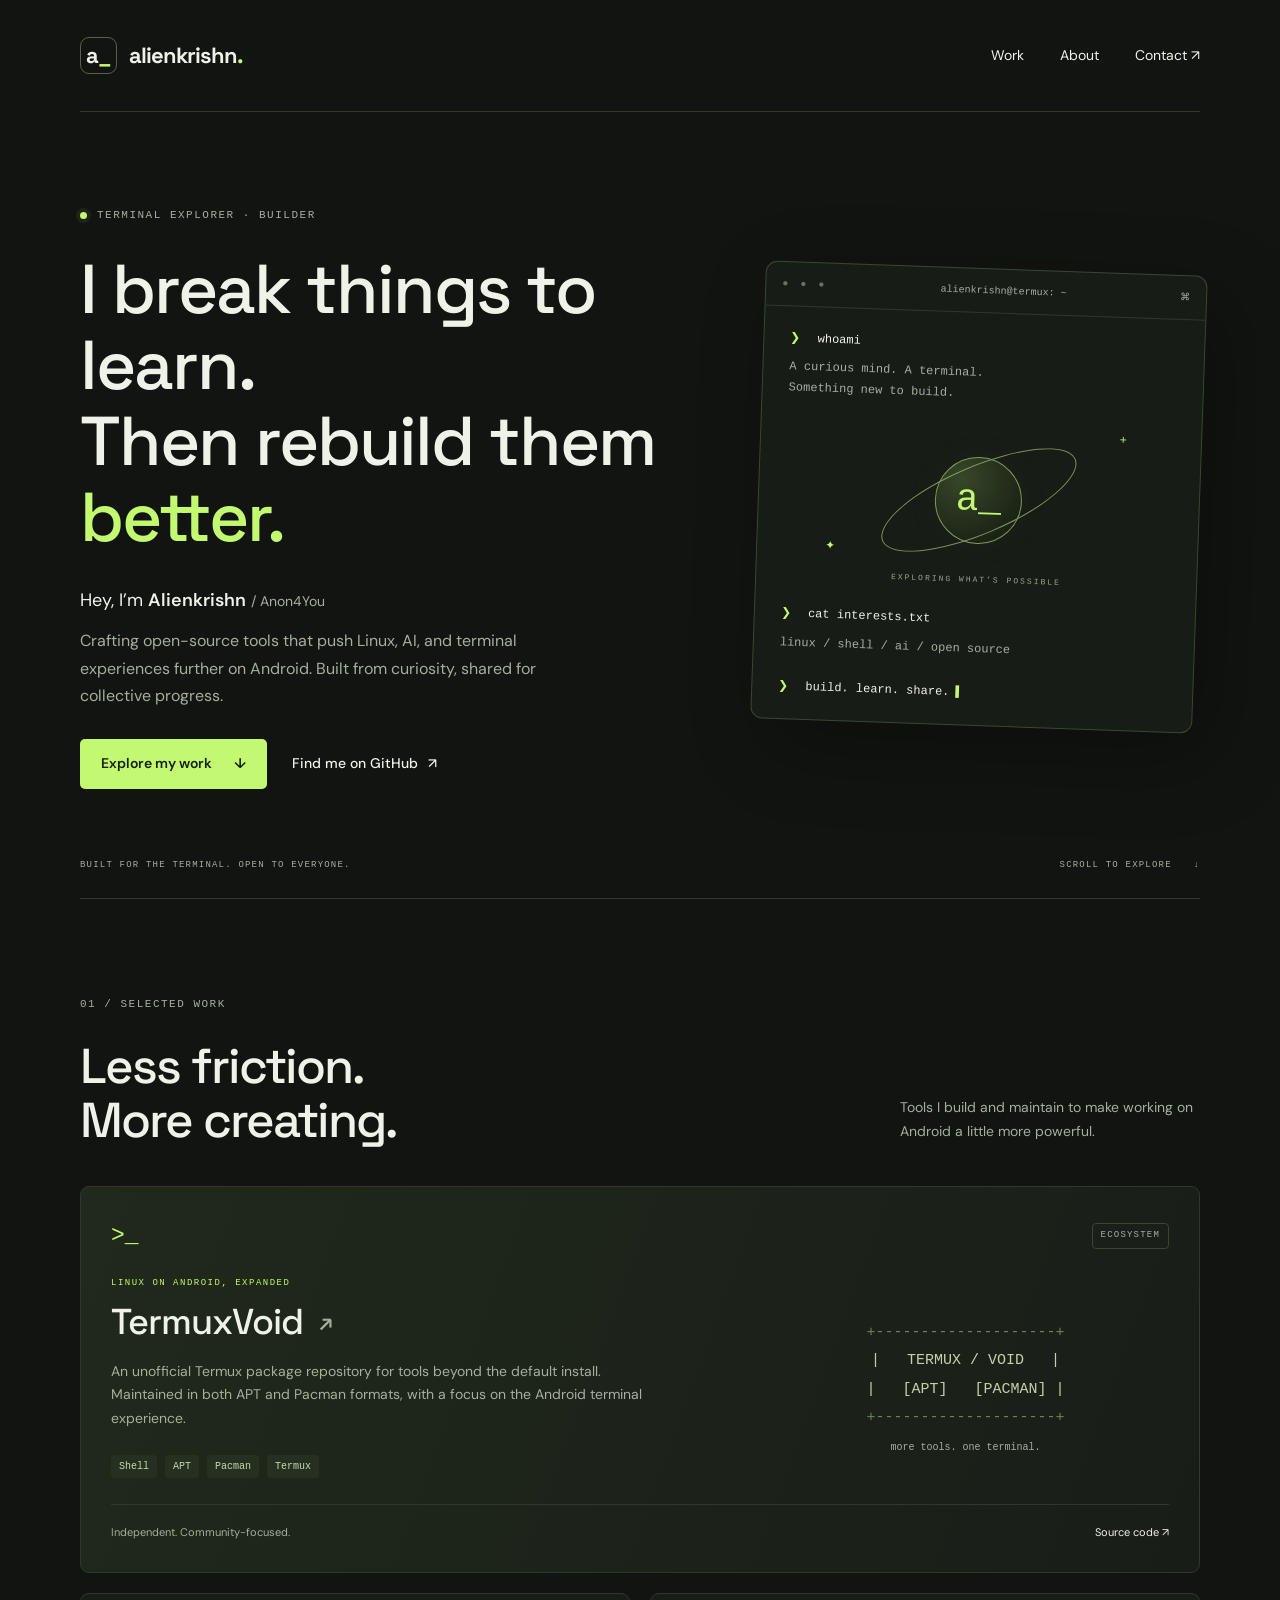
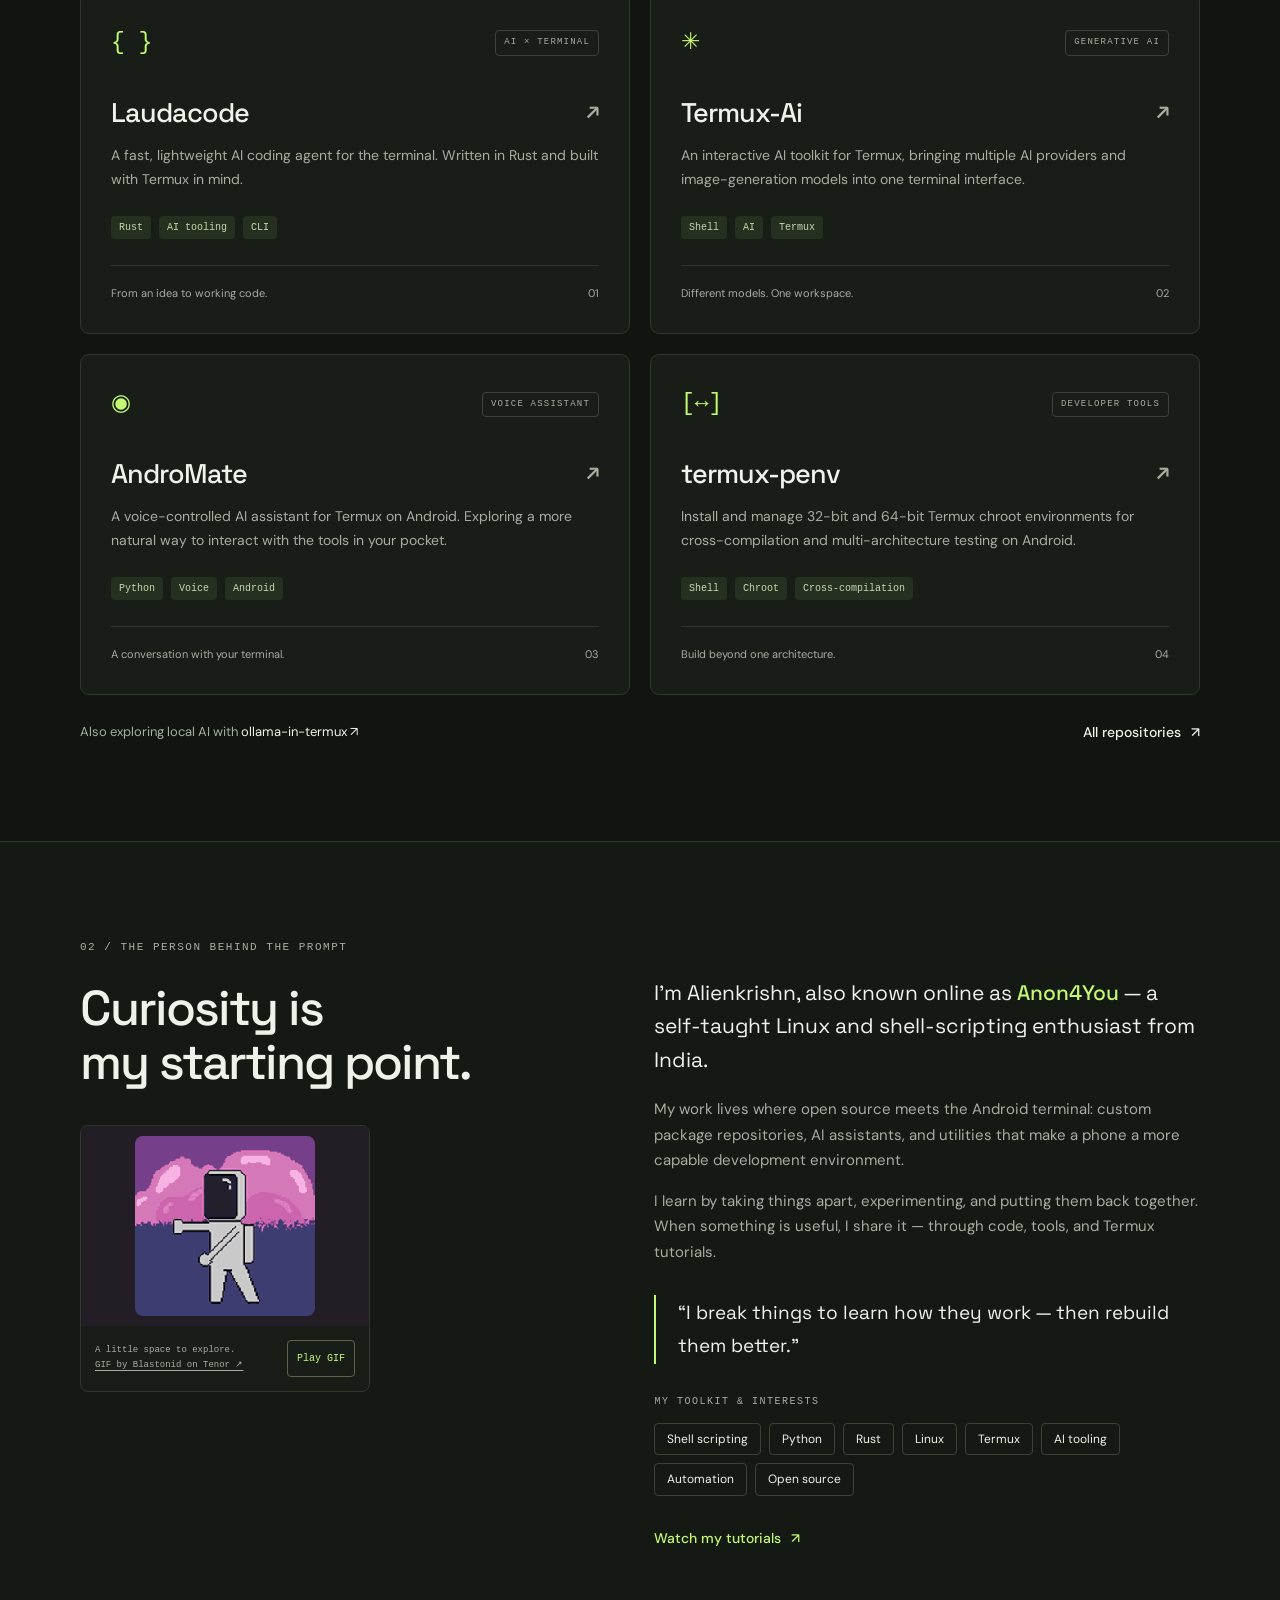
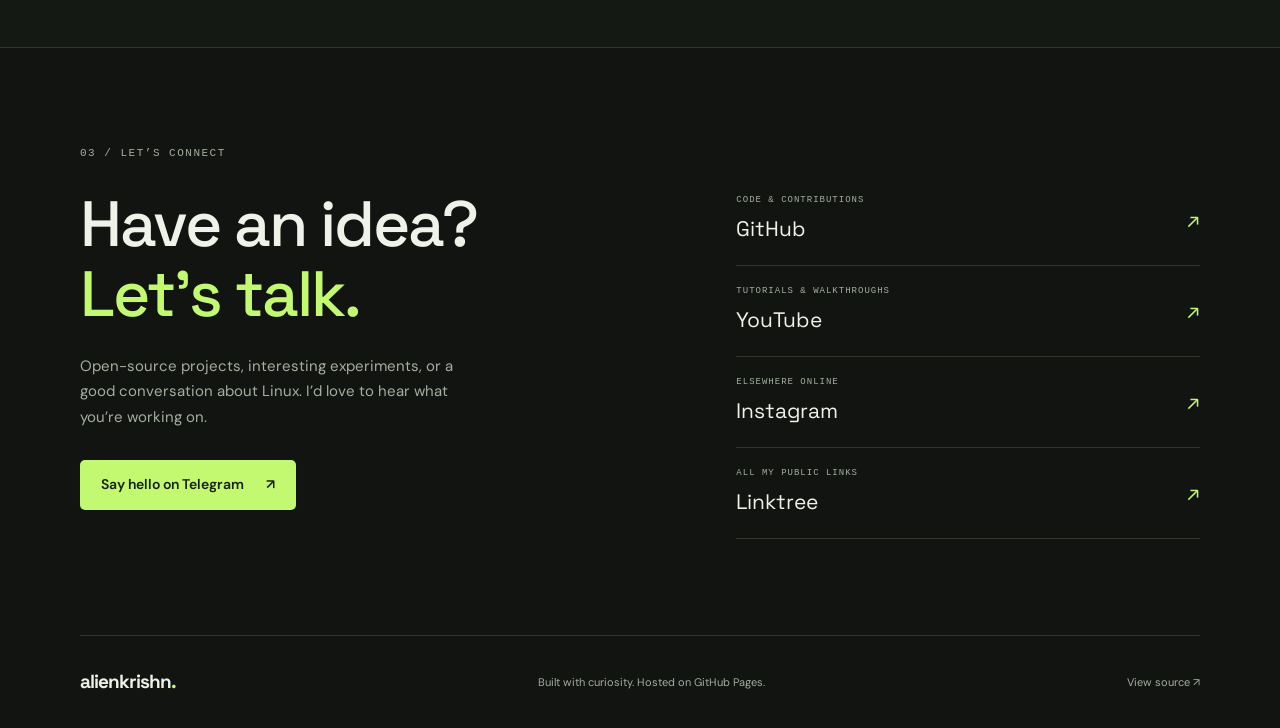
<file: index.html>
<!doctype html>
<html lang="en">
<head>
  <meta charset="utf-8">
  <meta name="viewport" content="width=device-width, initial-scale=1">
  <meta name="theme-color" content="#111411">
  <meta name="description" content="Alienkrishn — open-source developer building terminal tools, AI assistants, and better Linux experiences on Android. Explore projects and get in touch.">
  <meta property="og:title" content="Alienkrishn — Built for the terminal. Open to everyone.">
  <meta property="og:description" content="Open-source projects, AI tooling, and Linux on Android. The work of Alienkrishn / Anon4You.">
  <meta property="og:type" content="website">
  <meta property="og:url" content="https://anon4you.github.io/">
  <meta property="og:image" content="https://anon4you.github.io/assets/og-cover.png">
  <meta property="og:image:width" content="1200">
  <meta property="og:image:height" content="630">
  <meta property="og:image:alt" content="Preview of the Alienkrishn portfolio: dark terminal-style hero reading “Small screen. Big possibilities.”">
  <meta name="twitter:card" content="summary_large_image">
  <meta name="twitter:title" content="Alienkrishn — Open-source developer">
  <meta name="twitter:description" content="Open-source projects, AI tooling, and Linux on Android. The work of Alienkrishn / Anon4You.">
  <meta name="twitter:image" content="https://anon4you.github.io/assets/og-cover.png">
  <title>Alienkrishn — Open-source developer</title>
  <link rel="canonical" href="https://anon4you.github.io/">
  <link rel="icon" href="assets/favicon.svg" type="image/svg+xml">
  <link rel="preconnect" href="https://fonts.googleapis.com">
  <link rel="preconnect" href="https://fonts.gstatic.com" crossorigin>
  <link href="https://fonts.googleapis.com/css2?family=DM+Sans:wght@400;500;600;700&amp;family=Space+Grotesk:wght@400;500;600;700&amp;display=swap" rel="stylesheet">
  <link rel="stylesheet" href="style.css">
  <script src="script.js" defer></script>
</head>
<body>
  <a class="skip-link" href="#main">Skip to content</a>
  <header class="site-header wrap">
    <a class="brand" href="#home" aria-label="Alienkrishn home"><span class="brand-mark" aria-hidden="true">a<span>_</span></span> alienkrishn<span class="brand-dot">.</span></a>
    <nav aria-label="Main navigation">
      <a href="#work">Work</a><a href="#about">About</a><a href="#contact">Contact <span aria-hidden="true">↗</span></a>
    </nav>
  </header>

  <main id="main">
<section class="hero wrap" id="home" aria-labelledby="hero-title">
  <div class="hero-copy">
    <p class="eyebrow"><span class="status-dot" aria-hidden="true"></span> TERMINAL EXPLORER · BUILDER</p>
    <h1 id="hero-title">I break things to learn.<br>Then rebuild them <span class="accent">better.</span></h1>
    <p class="hero-intro">Hey, I’m <strong>Alienkrishn</strong> <span class="muted">/ Anon4You</span></p>
    <p class="hero-description">Crafting open-source tools that push Linux, AI, and terminal experiences further on Android. Built from curiosity, shared for collective progress.</p>
    <div class="actions"><a class="button primary" href="#work">Explore my work <span aria-hidden="true">↓</span></a><a class="text-link" href="https://github.com/Anon4You">Find me on GitHub <span aria-hidden="true">↗</span></a></div>
  </div>
      <div class="terminal" role="group" aria-label="A little introduction, terminal style">
        <div class="terminal-bar"><span class="terminal-dots" aria-hidden="true">● ● ●</span><span>alienkrishn@termux: ~</span><span aria-hidden="true">⌘</span></div>
        <div class="terminal-body">
          <p><span class="prompt">❯</span> whoami</p>
          <p class="terminal-answer">A curious mind. A terminal.<br>Something new to build.</p>
          <div class="orbit" aria-hidden="true"><span class="orbit-ring"></span><span class="orbit-planet">a_</span><span class="orbit-star star-one">+</span><span class="orbit-star star-two">✦</span><span class="orbit-label">EXPLORING WHAT’S POSSIBLE</span></div>
          <p><span class="prompt">❯</span> cat interests.txt</p>
          <p class="terminal-answer">linux / shell / ai / open source</p>
          <p class="terminal-bottom"><span class="prompt">❯</span> build. learn. share.<span class="cursor" aria-hidden="true">▌</span></p>
        </div>
      </div>
      <div class="hero-foot"><span>BUILT FOR THE TERMINAL. OPEN TO EVERYONE.</span><span>SCROLL TO EXPLORE <span aria-hidden="true">↓</span></span></div>
    </section>

    <section class="section wrap" id="work" aria-labelledby="work-title">
      <div class="section-heading"><div><p class="eyebrow">01 / SELECTED WORK</p><h2 id="work-title">Less friction.<br>More creating.</h2></div><p>Tools I build and maintain to make working on Android a little more powerful.</p></div>
      <div class="projects">
        <article class="project featured">
          <div class="project-top"><span class="project-icon" aria-hidden="true">&gt;_</span><span class="tag">ECOSYSTEM</span></div>
          <div class="featured-content"><div><p class="project-kicker">LINUX ON ANDROID, EXPANDED</p><h3><a href="https://termuxvoid.github.io/">TermuxVoid <span aria-hidden="true">↗</span></a></h3><p>An unofficial Termux package repository for tools beyond the default install. Maintained in both APT and Pacman formats, with a focus on the Android terminal experience.</p><ul class="tech" aria-label="Technologies"><li>Shell</li><li>APT</li><li>Pacman</li><li>Termux</li></ul></div><div class="package-art" aria-hidden="true"><span>+--------------------+</span><br>| &nbsp; TERMUX / VOID &nbsp; |<br>| &nbsp; [APT] &nbsp; [PACMAN] |<br><span>+--------------------+</span><br><small>more tools. one terminal.</small></div></div>
          <div class="project-footer"><span>Independent. Community-focused.</span><a href="https://github.com/termuxvoid/repo">Source code <span aria-hidden="true">↗</span></a></div>
        </article>
        <article class="project"><div class="project-top"><span class="project-icon" aria-hidden="true">{ }</span><span class="tag">AI × TERMINAL</span></div><h3><a href="https://github.com/Anon4You/Laudacode">Laudacode <span aria-hidden="true">↗</span></a></h3><p>A fast, lightweight AI coding agent for the terminal. Written in Rust and built with Termux in mind.</p><ul class="tech" aria-label="Technologies"><li>Rust</li><li>AI tooling</li><li>CLI</li></ul><div class="project-footer"><span>From an idea to working code.</span><span aria-hidden="true">01</span></div></article>
        <article class="project"><div class="project-top"><span class="project-icon" aria-hidden="true">✳</span><span class="tag">GENERATIVE AI</span></div><h3><a href="https://github.com/Anon4You/Termux-Ai">Termux-Ai <span aria-hidden="true">↗</span></a></h3><p>An interactive AI toolkit for Termux, bringing multiple AI providers and image-generation models into one terminal interface.</p><ul class="tech" aria-label="Technologies"><li>Shell</li><li>AI</li><li>Termux</li></ul><div class="project-footer"><span>Different models. One workspace.</span><span aria-hidden="true">02</span></div></article>
        <article class="project"><div class="project-top"><span class="project-icon" aria-hidden="true">◉</span><span class="tag">VOICE ASSISTANT</span></div><h3><a href="https://github.com/Anon4You/AndroMate">AndroMate <span aria-hidden="true">↗</span></a></h3><p>A voice-controlled AI assistant for Termux on Android. Exploring a more natural way to interact with the tools in your pocket.</p><ul class="tech" aria-label="Technologies"><li>Python</li><li>Voice</li><li>Android</li></ul><div class="project-footer"><span>A conversation with your terminal.</span><span aria-hidden="true">03</span></div></article>
        <article class="project"><div class="project-top"><span class="project-icon" aria-hidden="true">[↔]</span><span class="tag">DEVELOPER TOOLS</span></div><h3><a href="https://github.com/Anon4You/termux-penv">termux-penv <span aria-hidden="true">↗</span></a></h3><p>Install and manage 32-bit and 64-bit Termux chroot environments for cross-compilation and multi-architecture testing on Android.</p><ul class="tech" aria-label="Technologies"><li>Shell</li><li>Chroot</li><li>Cross-compilation</li></ul><div class="project-footer"><span>Build beyond one architecture.</span><span aria-hidden="true">04</span></div></article>
      </div>
      <div class="more-work"><p>Also exploring local AI with <a href="https://github.com/Anon4You/ollama-in-termux">ollama-in-termux <span aria-hidden="true">↗</span></a></p><a class="text-link" href="https://github.com/Anon4You?tab=repositories">All repositories <span aria-hidden="true">↗</span></a></div>
    </section>

    <section class="section about-section" id="about" aria-labelledby="about-title"><div class="wrap about-grid">
      <div><p class="eyebrow">02 / THE PERSON BEHIND THE PROMPT</p><h2 id="about-title">Curiosity is<br>my starting point.</h2><figure class="gif-card"><div class="gif-stage"><img id="space-gif" src="assets/astronaut-still.png" width="220" height="220" alt="Pixel-art astronaut floating in pink space"></div><figcaption><span>A little space to explore.<br><a href="https://tenor.com/view/izzeh-lost-space-lost-in-space-pixel-gif-23225625">GIF by Blastonid on Tenor ↗</a></span><button id="motion-toggle" type="button" aria-pressed="false" hidden>Play GIF</button></figcaption></figure></div>
      <div class="about-copy"><p class="large-copy">I’m Alienkrishn, also known online as <strong>Anon4You</strong> — a self-taught Linux and shell-scripting enthusiast from India.</p><p>My work lives where open source meets the Android terminal: custom package repositories, AI assistants, and utilities that make a phone a more capable development environment.</p><p>I learn by taking things apart, experimenting, and putting them back together. When something is useful, I share it — through code, tools, and Termux tutorials.</p><blockquote>“I break things to learn how they work — then rebuild them better.”</blockquote><h3 class="small-heading">MY TOOLKIT & INTERESTS</h3><ul class="skills"><li>Shell scripting</li><li>Python</li><li>Rust</li><li>Linux</li><li>Termux</li><li>AI tooling</li><li>Automation</li><li>Open source</li></ul><a class="text-link" href="https://www.youtube.com/@alienkrishnorg">Watch my tutorials <span aria-hidden="true">↗</span></a></div>
    </div></section>

    <section class="section wrap contact-section" id="contact" aria-labelledby="contact-title"><p class="eyebrow">03 / LET’S CONNECT</p><div class="contact-grid"><div><h2 id="contact-title">Have an idea?<br><span class="accent">Let’s talk.</span></h2><p>Open-source projects, interesting experiments, or a good conversation about Linux. I’d love to hear what you’re working on.</p><a class="button primary" href="https://t.me/alienkrishn">Say hello on Telegram <span aria-hidden="true">↗</span></a></div><div class="social-links"><a href="https://github.com/Anon4You"><span><small>CODE & CONTRIBUTIONS</small>GitHub</span><span aria-hidden="true">↗</span></a><a href="https://www.youtube.com/@alienkrishnorg"><span><small>TUTORIALS & WALKTHROUGHS</small>YouTube</span><span aria-hidden="true">↗</span></a><a href="https://www.instagram.com/alienkrishn/"><span><small>ELSEWHERE ONLINE</small>Instagram</span><span aria-hidden="true">↗</span></a><a href="https://linktr.ee/alienkrishn"><span><small>ALL MY PUBLIC LINKS</small>Linktree</span><span aria-hidden="true">↗</span></a></div></div></section>
  </main>
  <footer class="wrap site-footer"><a class="brand" href="#home">alienkrishn<span class="brand-dot">.</span></a><p>Built with curiosity. Hosted on GitHub Pages.</p><a href="https://github.com/Anon4You/Anon4You.github.io">View source <span aria-hidden="true">↗</span></a></footer>
</body>
</html>
</file>
<file: style.css>
:root{color-scheme:dark;--bg:#111411;--surface:#191d18;--text:#eff2e9;--muted:#a5afa0;--accent:#c2f970;--line:#30382c;--mono:ui-monospace,SFMono-Regular,Consolas,monospace;--heading:'Space Grotesk',sans-serif;--spacing-xs:8px;--spacing-sm:16px;--spacing-md:22px;--spacing-lg:26px;--spacing-xl:30px;--spacing-xxl:40px;--spacing-xxxl:56px;--spacing-xxxxl:60px;--rounded-sm:5px;--rounded-md:8px;--rounded-lg:9px;--rounded-xl:12px}
*{box-sizing:border-box}html{scroll-behavior:smooth;scroll-padding-top:30px}body{margin:0;background:var(--bg);color:var(--text);font-family:'DM Sans',system-ui,sans-serif;line-height:1.7}a{color:inherit;text-decoration:none}button{font:inherit}a,button{-webkit-tap-highlight-color:transparent}a:focus-visible,button:focus-visible{outline:2px solid var(--accent);outline-offset:6px}::selection{background:var(--accent);color:var(--bg)}.wrap{width:min(1120px,calc(100% - 96px));margin-inline:auto}.accent,.brand-dot{color:var(--accent)}.muted{color:var(--muted)}.skip-link{position:fixed;top:12px;left:12px;transform:translateY(-180%);z-index:10;padding:10px 20px;background:var(--accent);color:var(--bg)}.skip-link:focus{transform:translateY(0)}
.site-header{min-height:112px;display:flex;align-items:center;justify-content:space-between;border-bottom:1px solid var(--line)}.brand{display:inline-flex;align-items:center;font-family:var(--heading);font-weight:700;font-size:22px;letter-spacing:-1px}.brand-mark{margin-right:12px;border:1px solid #576247;border-radius:9px;width:37px;height:37px;display:inline-flex;align-items:center;justify-content:center;font-size:22px}.brand-mark span{color:var(--accent)}nav{display:flex;gap:36px;font-size:14px}nav a:hover,.text-link:hover,.more-work a:hover,.site-footer>a:last-child:hover{color:var(--accent)}
.hero{display:grid;grid-template-columns:1.4fr 1fr;gap:56px 60px;padding-top:94px}.eyebrow{font-family:var(--mono);font-size:11px;letter-spacing:1.5px;color:var(--muted);margin:0 0 26px;display:flex;align-items:center;gap:10px}.status-dot{width:7px;height:7px;background:var(--accent);border-radius:50%;box-shadow:0 0 0 4px #c2f97012;flex-shrink:0}h1,h2,h3,p{margin-top:0}h1,h2,h3{font-family:var(--heading);font-weight:500;line-height:1.1;letter-spacing:-2px}h1{font-size:clamp(44px,5.4vw,72px);margin-bottom:30px}h2{font-size:clamp(34px,4vw,49px);margin-bottom:24px}h3{font-size:27px;letter-spacing:-1px;margin-bottom:17px}.hero-intro{font-size:18px;margin-bottom:12px}.hero-intro strong{font-weight:600}.hero-intro .muted{font-size:14px}.hero-description{color:var(--muted);max-width:480px;font-size:16px}.actions{display:flex;align-items:center;flex-wrap:wrap;gap:25px;margin-top:30px}.button{display:inline-flex;align-items:center;justify-content:center;gap:22px;padding:13px 21px;border-radius:var(--rounded-sm);font-weight:600;font-size:14px;transition:background .2s,transform .2s}.primary{background:var(--accent);color:#19200f}.primary:hover{background:#d5ff9b;transform:translateY(-2px)}.text-link{font-size:14px;font-weight:500}.text-link span{margin-left:6px}.terminal{background:#171c16;border:1px solid #3b4633;border-radius:12px;transform:rotate(2deg);box-shadow:20px 24px 80px #0004;align-self:center;font-family:var(--mono);font-size:12px;overflow:hidden}.terminal-bar{padding:13px 16px;display:flex;align-items:center;justify-content:space-between;border-bottom:1px solid var(--line);color:var(--muted);font-size:10px}.terminal-dots{color:#64735b;letter-spacing:3px}.terminal-body{padding:22px 26px}.terminal-body p{margin-bottom:8px}.prompt{color:var(--accent);margin-right:10px}.terminal-answer{color:var(--muted);font-size:12px}.terminal-body .terminal-bottom{margin-top:24px;margin-bottom:0}.cursor{color:var(--accent);margin-left:6px}.orbit{height:172px;position:relative;display:grid;place-items:center;overflow:hidden;margin:10px 0 24px}.orbit-planet{font-size:38px;color:var(--accent);width:87px;height:87px;border:1px solid #819a59;background:radial-gradient(circle at 30% 25%,#374729,#1b2315 75%);border-radius:50%;display:grid;place-items:center;box-shadow:0 0 45px #c2f97009}.orbit-ring{position:absolute;width:210px;height:68px;border:1px solid #82965e;border-radius:50%;transform:rotate(-25deg)}.orbit-star{position:absolute;color:var(--accent)}.star-one{top:12px;right:48px}.star-two{bottom:25px;left:42px}.orbit-label{position:absolute;bottom:0;letter-spacing:2px;font-size:8px;color:#97a88a}.hero-foot{grid-column:1/-1;border-bottom:1px solid var(--line);display:flex;justify-content:space-between;padding:13px 0 25px;font-family:var(--mono);font-size:9px;letter-spacing:1.2px;color:var(--muted)}.hero-foot span span{margin-left:15px}
.section{padding-block:96px}.section-heading{display:flex;align-items:flex-end;justify-content:space-between;gap:40px;margin-bottom:38px}.section-heading h2{margin:0}.section-heading>p{color:var(--muted);max-width:300px;font-size:14px;margin-bottom:4px}.projects{display:grid;grid-template-columns:1fr 1fr;gap:20px}.project{padding:30px;background:var(--surface);border:1px solid var(--line);border-radius:9px;display:flex;flex-direction:column;transition:border-color .2s,background .2s}.project:hover,.project:focus-within{border-color:#677953;background:#1d241b}.project-top{display:flex;justify-content:space-between;align-items:center;margin-bottom:35px}.project-icon{font-family:var(--mono);font-size:23px;color:var(--accent)}.tag{font-family:var(--mono);font-size:9px;letter-spacing:1.2px;color:var(--muted);border:1px solid #3b4535;padding:4px 8px;border-radius:4px}.project h3 a{display:flex;justify-content:space-between;gap:16px}.project h3 a span{font-size:23px;color:var(--muted)}.project h3 a:hover{color:var(--accent)}.project p{font-size:14px;color:var(--muted);max-width:540px;margin-bottom:24px}.tech{list-style:none;padding:0;margin:0 0 26px;display:flex;gap:8px;flex-wrap:wrap}.tech li{font-family:var(--mono);font-size:10px;padding:3px 8px;border-radius:4px;background:#263020;color:#c7d9b1}.project-footer{margin-top:auto;padding-top:18px;border-top:1px solid var(--line);display:flex;justify-content:space-between;gap:12px;font-size:11px;color:var(--muted)}.project-footer a{color:var(--text)}.project-footer a:hover{color:var(--accent)}.featured{grid-column:1/-1;background:linear-gradient(110deg,#20291b,#191d18)}.featured .project-top{margin-bottom:20px}.featured h3{font-size:36px}.featured h3 a{justify-content:flex-start;align-items:center}.featured-content{display:grid;grid-template-columns:1.5fr 1fr;gap:40px;align-items:center}.project .project-kicker{font-family:var(--mono);font-size:9px;letter-spacing:1.5px;color:var(--accent);margin-bottom:12px}.package-art{font-family:var(--mono);font-size:15px;line-height:1.9;color:#c1d2a9;text-align:center;white-space:nowrap}.package-art>span{color:#6d8356}.package-art small{font-size:10px;color:var(--muted)}.more-work{display:flex;justify-content:space-between;gap:24px;margin-top:26px;color:var(--muted);font-size:13px}.more-work p{margin:0}.more-work a{color:var(--text)}
.about-section{border-block:1px solid var(--line);background:#151914}.about-grid{display:grid;grid-template-columns:1fr 1.15fr;gap:100px}.about-copy{padding-top:38px;color:var(--muted);font-size:15px}.about-copy .large-copy{font-size:21px;line-height:1.6;color:var(--text);font-family:var(--heading)}.large-copy strong{font-weight:500;color:var(--accent)}blockquote{border-left:2px solid var(--accent);margin:30px 0;padding:2px 0 2px 22px;font-size:19px;color:var(--text);font-family:var(--heading)}.small-heading{font-family:var(--mono);font-size:10px;letter-spacing:1.5px;color:var(--muted);margin:32px 0 16px}.skills{display:flex;flex-wrap:wrap;list-style:none;padding:0;gap:8px;margin:0 0 30px}.skills li{border:1px solid #394332;border-radius:4px;padding:5px 12px;font-size:12px;color:var(--text)}.about-copy .text-link{color:var(--accent)}.gif-card{max-width:290px;margin:35px 0 0;border:1px solid var(--line);border-radius:8px;overflow:hidden;background:#191d18}.gif-stage{height:200px;display:grid;place-items:center;background:#231d25}.gif-stage img{height:180px;width:180px;object-fit:contain;image-rendering:pixelated;border-radius:8px}.gif-card figcaption{padding:14px;display:flex;align-items:center;justify-content:space-between;gap:8px;color:var(--muted);font-family:var(--mono);font-size:9px}.gif-card figcaption a{text-decoration:underline;text-underline-offset:3px}.gif-card button{border:1px solid #586747;background:transparent;color:var(--accent);border-radius:4px;font-size:10px;padding:9px;cursor:pointer;white-space:nowrap}.gif-card button:hover{background:#293321}.gif-card button[hidden]{display:none}
.contact-grid{display:grid;grid-template-columns:1.2fr 1fr;gap:100px}.contact-grid h2{font-size:clamp(42px,5vw,64px)}.contact-grid p{font-size:15px;color:var(--muted);max-width:410px;margin-bottom:30px}.social-links{padding-top:4px}.social-links a{display:flex;justify-content:space-between;align-items:center;border-bottom:1px solid var(--line);padding:18px 0;font-size:21px;font-family:var(--heading)}.social-links a:first-child{padding-top:0}.social-links a:hover{color:var(--accent)}.social-links small{display:block;color:var(--muted);font-family:var(--mono);font-size:9px;letter-spacing:1px;margin-bottom:3px}.social-links a>span:last-child{color:var(--accent)}.site-footer{border-top:1px solid var(--line);padding-block:30px;display:flex;align-items:center;justify-content:space-between;gap:24px}.site-footer p,.site-footer>a:last-child{font-size:11px;color:var(--muted);margin:0}.site-footer .brand{font-size:19px}
@media(min-width:1500px){.hero{padding-top:115px;gap:75px}.section{padding-block:110px}}
@media(max-width:900px){.wrap{width:calc(100% - 56px)}.hero{gap:44px 32px;padding-top:65px}.hero-intro .muted{display:block}.terminal-body{padding:20px 18px}.terminal-bar{font-size:8px;padding:12px}.section{padding-block:70px}.about-grid,.contact-grid{gap:45px}.package-art{font-size:12px}.project{padding:25px}.featured-content{gap:20px}.hero-foot{font-size:8px}.actions{gap:20px}.section-heading>p{max-width:230px}}
@media(max-width:640px){.wrap{width:calc(100% - 40px)}.site-header{min-height:85px}.brand{font-size:18px}.brand-mark{display:none}nav{gap:19px;font-size:12px}.hero{grid-template-columns:1fr;padding-top:52px;gap:42px}h1{font-size:clamp(39px,9.2vw,58px)}.eyebrow{font-size:9px;letter-spacing:1px;margin-bottom:22px}.hero-intro .muted{display:inline}.hero-description{font-size:15px}.terminal{width:calc(100% - 12px);max-width:400px;justify-self:center;transform:rotate(1deg)}.terminal-bar{font-size:10px;padding:13px 16px}.terminal-body{padding:22px}.hero-foot{padding-bottom:20px;gap:12px;font-size:8px}.hero-foot>span:first-child{max-width:180px}.hero-foot>span:last-child{align-self:flex-end;white-space:nowrap}.section{padding-block:60px}.section-heading{display:block;margin-bottom:30px}.section-heading>p{max-width:100%;margin-top:20px}.projects{grid-template-columns:1fr;gap:16px}.project{padding:25px}.featured-content{grid-template-columns:1fr}.package-art{display:none}.project-top{margin-bottom:28px}.featured h3{font-size:31px}.more-work{flex-direction:column;gap:12px}.about-grid,.contact-grid{grid-template-columns:1fr;gap:34px}.about-copy{padding-top:0}.gif-card{max-width:100%;display:grid;grid-template-columns:110px 1fr;margin-top:28px}.gif-stage{height:110px}.gif-stage img{width:100px;height:100px}.gif-card figcaption{flex-wrap:wrap;padding:14px;font-size:9px}.gif-card button{font-size:10px}.about-copy .large-copy{font-size:20px}.contact-grid{gap:45px}.site-footer{flex-wrap:wrap;gap:12px}.site-footer p{order:3;width:100%}.site-footer>a:last-child{margin-left:auto}}
@media(prefers-reduced-motion:reduce){html{scroll-behavior:auto}*,*::before,*::after{transition:none!important;animation:none!important}}
</file>
